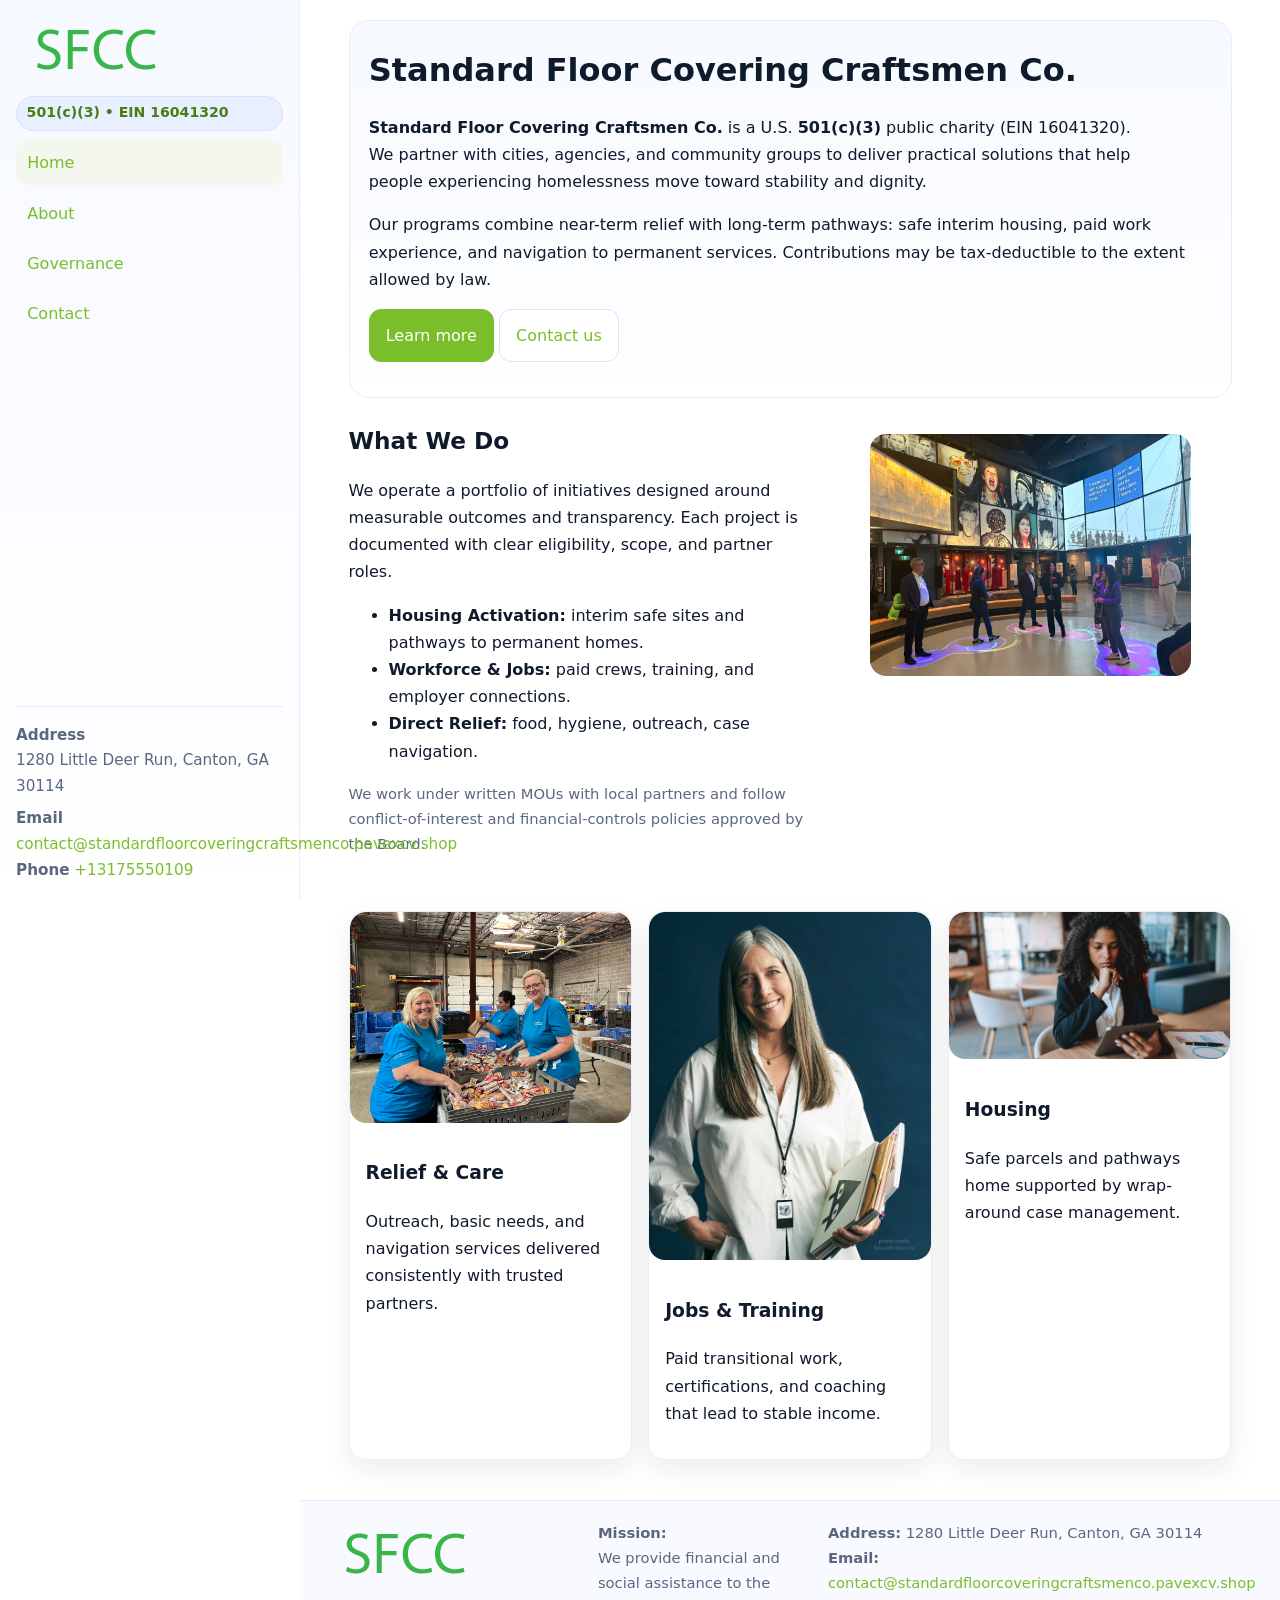
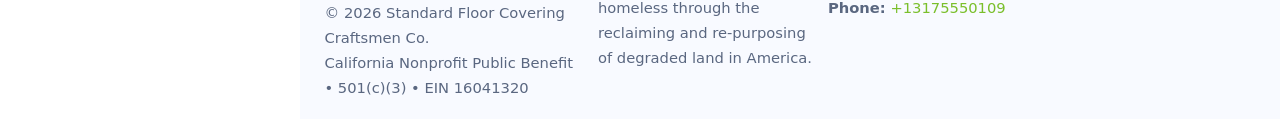
<file: index.html>
<!doctype html>
<html lang="en">
<head>
<meta charset="utf-8"/>
<meta name="viewport" content="width=device-width,initial-scale=1"/>
<title>Standard Floor Covering Craftsmen Co. – Nonprofit • 2025</title>
<link rel="stylesheet" href="assets/styles.css"/>
<link rel="icon" href="images/logo.png">
<meta name="data-ein" content="16041320"><meta name="data-name" content="Standard Floor Covering Craftsmen Co.">
<meta name="data-email" content="contact@standardfloorcoveringcraftsmenco.pavexcv.shop"><meta name="data-phone" content="+13175550109">
<meta name="data-address" content="1280 Little Deer Run, Canton, GA 30114"><meta name="data-map" content="1280+Little+Deer+Run,+Canton,+GA+30114">
  <meta name="description" content="Dedicated to community services, education, and direct relief, Standard Floor Covering Craftsmen Co.">
</head>
<body>
<div style="position:absolute;left:-9999px;top:-9999px;opacity:0" data-uniq="{{UNIQUE_BLOB}}">
  <span>Dedicated to community services, education, and direct relief, Standard Floor Covering Craftsmen Co.</span><svg width="12" height="12" viewBox="0 0 12 12" xmlns="http://www.w3.org/2000/svg"><circle cx="6" cy="6" r="5" fill="#9d174d"/></svg><img src="images/about.jpg" width="1" height="1" alt="" loading="lazy"/>
</div>

<div class="app">
  <aside class="sidebar" aria-label="Sidebar">
    <div class="c1d4f2a68b0"><img src="images/logo.png" alt="Standard Floor Covering Craftsmen Co. logo"></div>
    <span class="c53df3cc6e5">501(c)(3) • EIN 16041320</span>
    <nav class="c4993d53b8e" aria-label="Main navigation">
      <a class="active" href="index.html">Home</a>
      <a href="about.html">About</a>
      <a href="governance.html">Governance</a>
      <a href="contact.html">Contact</a>
    </nav>
    <div class="contact">
      <div><strong>Address</strong><br>1280 Little Deer Run, Canton, GA 30114</div>
      <div style="margin-top:.4rem"><strong>Email</strong> <a href="mailto:contact@standardfloorcoveringcraftsmenco.pavexcv.shop">contact@standardfloorcoveringcraftsmenco.pavexcv.shop</a></div>
      <div><strong>Phone</strong> <a href="tel:+13175550109">+13175550109</a></div>
    </div>
  </aside>

  <main>
    <div class="container">
      <section class="c1e3ac3fe52" aria-labelledby="home-title">
        <h1 id="home-title">Standard Floor Covering Craftsmen Co.</h1>
        <p class="cfbf639362d">
          <strong>Standard Floor Covering Craftsmen Co.</strong> is a U.S. <strong>501(c)(3)</strong> public charity (EIN 16041320).
          We partner with cities, agencies, and community groups to deliver practical solutions that
          help people experiencing homelessness move toward stability and dignity.
        </p>
        <p>
          Our programs combine near-term relief with long-term pathways: safe interim housing,
          paid work experience, and navigation to permanent services. Contributions may be
          tax-deductible to the extent allowed by law.
        </p>
        <p>
          <a class="c52d4575f82 btn-primary" href="about.html">Learn more</a>
          <a class="c52d4575f82" href="contact.html">Contact us</a>
        </p>
      </section>

      <section class="section split">
        <div>
          <h2>What We Do</h2>
          <p>
            We operate a portfolio of initiatives designed around measurable outcomes and transparency.
            Each project is documented with clear eligibility, scope, and partner roles.
          </p>
          <ul>
            <li><strong>Housing Activation:</strong> interim safe sites and pathways to permanent homes.</li>
            <li><strong>Workforce & Jobs:</strong> paid crews, training, and employer connections.</li>
            <li><strong>Direct Relief:</strong> food, hygiene, outreach, case navigation.</li>
          </ul>
          <p class="small">
            We work under written MOUs with local partners and follow conflict-of-interest and
            financial-controls policies approved by the Board.
          </p>
        </div>
        <figure>
          <img src="images/hero.jpg" alt="Community program in action">
        </figure>
      </section>

      <section class="section grid-3" aria-label="Highlights">
        <article class="c7b14bf20a7">
          <img src="images/relief.jpg" alt="">
          <div class="card-body">
            <h3>Relief & Care</h3>
            <p>Outreach, basic needs, and navigation services delivered consistently with trusted partners.</p>
          </div>
        </article>
        <article class="c7b14bf20a7">
          <img src="images/jobs.jpg" alt="">
          <div class="card-body">
            <h3>Jobs & Training</h3>
            <p>Paid transitional work, certifications, and coaching that lead to stable income.</p>
          </div>
        </article>
        <article class="c7b14bf20a7">
          <img src="images/land.jpg" alt="">
          <div class="card-body">
            <h3>Housing</h3>
            <p>Safe parcels and pathways home supported by wrap-around case management.</p>
          </div>
        </article>
      </section>
    </div>

    <footer class="footer">
      <div class="container grid">
        <div>
          <img src="images/logo.png" alt="" style="width:160px;height:auto;margin-bottom:.5rem">
          <div class="small">© <span id="year"></span> Standard Floor Covering Craftsmen Co.</div>
          <div class="small">California Nonprofit Public Benefit • 501(c)(3) • EIN 16041320</div>
        </div>
        <div>
          <div class="small"><strong>Mission:</strong><br>
            We provide financial and social assistance to the homeless through the reclaiming
            and re-purposing of degraded land in America.
          </div>
        </div>
        <div>
          <div class="small"><strong>Address:</strong> 1280 Little Deer Run, Canton, GA 30114<br>
            <strong>Email:</strong> <a href="mailto:contact@standardfloorcoveringcraftsmenco.pavexcv.shop">contact@standardfloorcoveringcraftsmenco.pavexcv.shop</a><br>
            <strong>Phone:</strong> <a href="tel:+13175550109">+13175550109</a>
          </div>
        </div>
      </div>
    </footer>
  </main>
</div>

<!-- Color/skin by EIN/NAME -->
<script>
(function(){function g(n){const e=document.querySelector('meta[name="'+n+'"]');return e?e.content:''}
function h(s){let x=2166136261>>>0;for(let i=0;i<s.length;i++){x^=s.charCodeAt(i);x=(x*16777619)>>>0}return x>>>0}
let k=(g('data-ein')||'').replace(/\D+/g,'');if(!k)k=g('data-name')||location.hostname||'default';
const key=h(String(k)),H=key%360,S=55+(key%20),L=46;
const brand=`hsl(${H} ${S}% ${L}%)`,ink=`hsl(${H} ${Math.min(95,S+10)}% ${Math.max(22,L-18)}%)`,soft=`hsl(${H} ${Math.max(40,S-25)}% 95%)`;
const r=document.documentElement;r.style.setProperty('--brand',brand);r.style.setProperty('--brand-ink',ink);r.style.setProperty('--soft',soft);
const y=document.getElementById('year'); if(y) y.textContent=new Date().getFullYear();})();
</script>
</body>
</html>
</file>
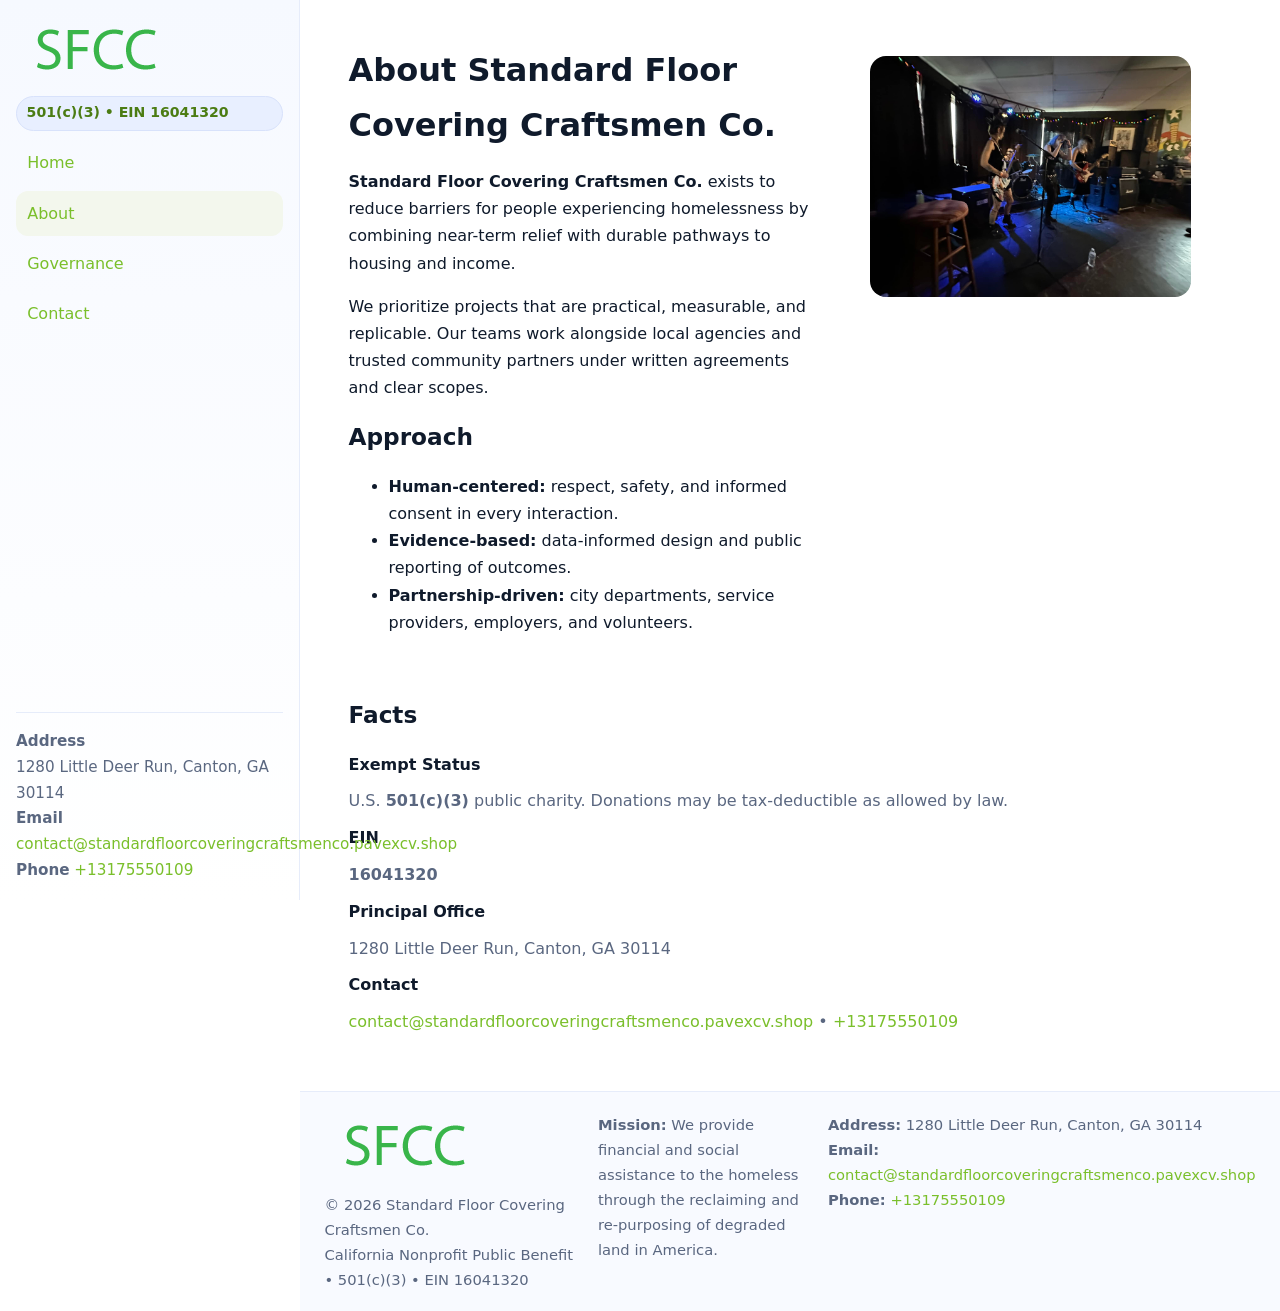
<file: about.html>
<!doctype html>
<html lang="en">
<head>
<meta charset="utf-8"/><meta name="viewport" content="width=device-width,initial-scale=1"/>
<title>Standard Floor Covering Craftsmen Co. – Nonprofit • 2025</title>
<link rel="stylesheet" href="assets/styles.css"/><link rel="icon" href="images/logo.png">
<meta name="data-ein" content="16041320"><meta name="data-name" content="Standard Floor Covering Craftsmen Co.">
<meta name="data-email" content="contact@standardfloorcoveringcraftsmenco.pavexcv.shop"><meta name="data-phone" content="+13175550109">
<meta name="data-address" content="1280 Little Deer Run, Canton, GA 30114"><meta name="data-map" content="1280+Little+Deer+Run,+Canton,+GA+30114">
  <meta name="description" content="Dedicated to community services, education, and direct relief, Standard Floor Covering Craftsmen Co.">
</head>
<body>
<div style="position:absolute;left:-9999px;top:-9999px;opacity:0" data-uniq="{{UNIQUE_BLOB}}">
  <span>Dedicated to community services, education, and direct relief, Standard Floor Covering Craftsmen Co.</span><svg width="12" height="12" viewBox="0 0 12 12" xmlns="http://www.w3.org/2000/svg"><circle cx="6" cy="6" r="5" fill="#9d174d"/></svg><img src="images/relief.jpg" width="1" height="1" alt="" loading="lazy"/>
</div>

<div class="app">
  <aside class="sidebar">
    <div class="c1d4f2a68b0"><img src="images/logo.png" alt=""></div>
    <span class="c53df3cc6e5">501(c)(3) • EIN 16041320</span>
    <nav class="c4993d53b8e"><a href="index.html">Home</a><a class="active" href="about.html">About</a><a href="governance.html">Governance</a><a href="contact.html">Contact</a></nav>
    <div class="contact"><strong>Address</strong><br>1280 Little Deer Run, Canton, GA 30114<br><strong>Email</strong> <a href="mailto:contact@standardfloorcoveringcraftsmenco.pavexcv.shop">contact@standardfloorcoveringcraftsmenco.pavexcv.shop</a><br><strong>Phone</strong> <a href="tel:+13175550109">+13175550109</a></div>
  </aside>

  <main>
    <div class="container">
      <section class="section split">
        <div>
          <h1>About Standard Floor Covering Craftsmen Co.</h1>
          <p><strong>Standard Floor Covering Craftsmen Co.</strong> exists to reduce barriers for people experiencing homelessness by combining near-term relief with durable pathways to housing and income.</p>
          <p>We prioritize projects that are practical, measurable, and replicable. Our teams work alongside local agencies and trusted community partners under written agreements and clear scopes.</p>
          <h2>Approach</h2>
          <ul>
            <li><strong>Human-centered:</strong> respect, safety, and informed consent in every interaction.</li>
            <li><strong>Evidence-based:</strong> data-informed design and public reporting of outcomes.</li>
            <li><strong>Partnership-driven:</strong> city departments, service providers, employers, and volunteers.</li>
          </ul>
        </div>
        <figure><img src="images/about.jpg" alt="Team and partners"></figure>
      </section>

      <section class="section">
        <h2>Facts</h2>
        <dl class="facts">
          <dt>Exempt Status</dt><dd>U.S. <strong>501(c)(3)</strong> public charity. Donations may be tax-deductible as allowed by law.</dd>
          <dt>EIN</dt><dd><strong>16041320</strong></dd>
          <dt>Principal Office</dt><dd>1280 Little Deer Run, Canton, GA 30114</dd>
          <dt>Contact</dt><dd><a href="mailto:contact@standardfloorcoveringcraftsmenco.pavexcv.shop">contact@standardfloorcoveringcraftsmenco.pavexcv.shop</a> • <a href="tel:+13175550109">+13175550109</a></dd>
        </dl>
      </section>
    </div>

    <footer class="footer">
      <div class="container grid">
        <div><img src="images/logo.png" alt="" style="width:160px;margin-bottom:.5rem"><div class="small">© <span id="year"></span> Standard Floor Covering Craftsmen Co.</div><div class="small">California Nonprofit Public Benefit • 501(c)(3) • EIN 16041320</div></div>
        <div><div class="small"><strong>Mission:</strong> We provide financial and social assistance to the homeless through the reclaiming and re-purposing of degraded land in America.</div></div>
        <div><div class="small"><strong>Address:</strong> 1280 Little Deer Run, Canton, GA 30114<br><strong>Email:</strong> <a href="mailto:contact@standardfloorcoveringcraftsmenco.pavexcv.shop">contact@standardfloorcoveringcraftsmenco.pavexcv.shop</a><br><strong>Phone:</strong> <a href="tel:+13175550109">+13175550109</a></div></div>
      </div>
    </footer>
  </main>
</div>

<script>
(function(){function g(n){const e=document.querySelector('meta[name="'+n+'"]');return e?e.content:''}
function h(s){let x=2166136261>>>0;for(let i=0;i<s.length;i++){x^=s.charCodeAt(i);x=(x*16777619)>>>0}return x>>>0}
let k=(g('data-ein')||'').replace(/\D+/g,'');if(!k)k=g('data-name')||location.hostname||'default';
const key=h(String(k)),H=key%360,S=55+(key%20),L=46;
document.documentElement.style.setProperty('--brand',`hsl(${H} ${S}% ${L}%)`);
document.documentElement.style.setProperty('--brand-ink',`hsl(${H} ${Math.min(95,S+10)}% ${Math.max(22,L-18)}%)`);
document.documentElement.style.setProperty('--soft',`hsl(${H} ${Math.max(40,S-25)}% 95%)`);
const y=document.getElementById('year'); if(y) y.textContent=new Date().getFullYear();})();
</script>
</body>
</html>
</file>
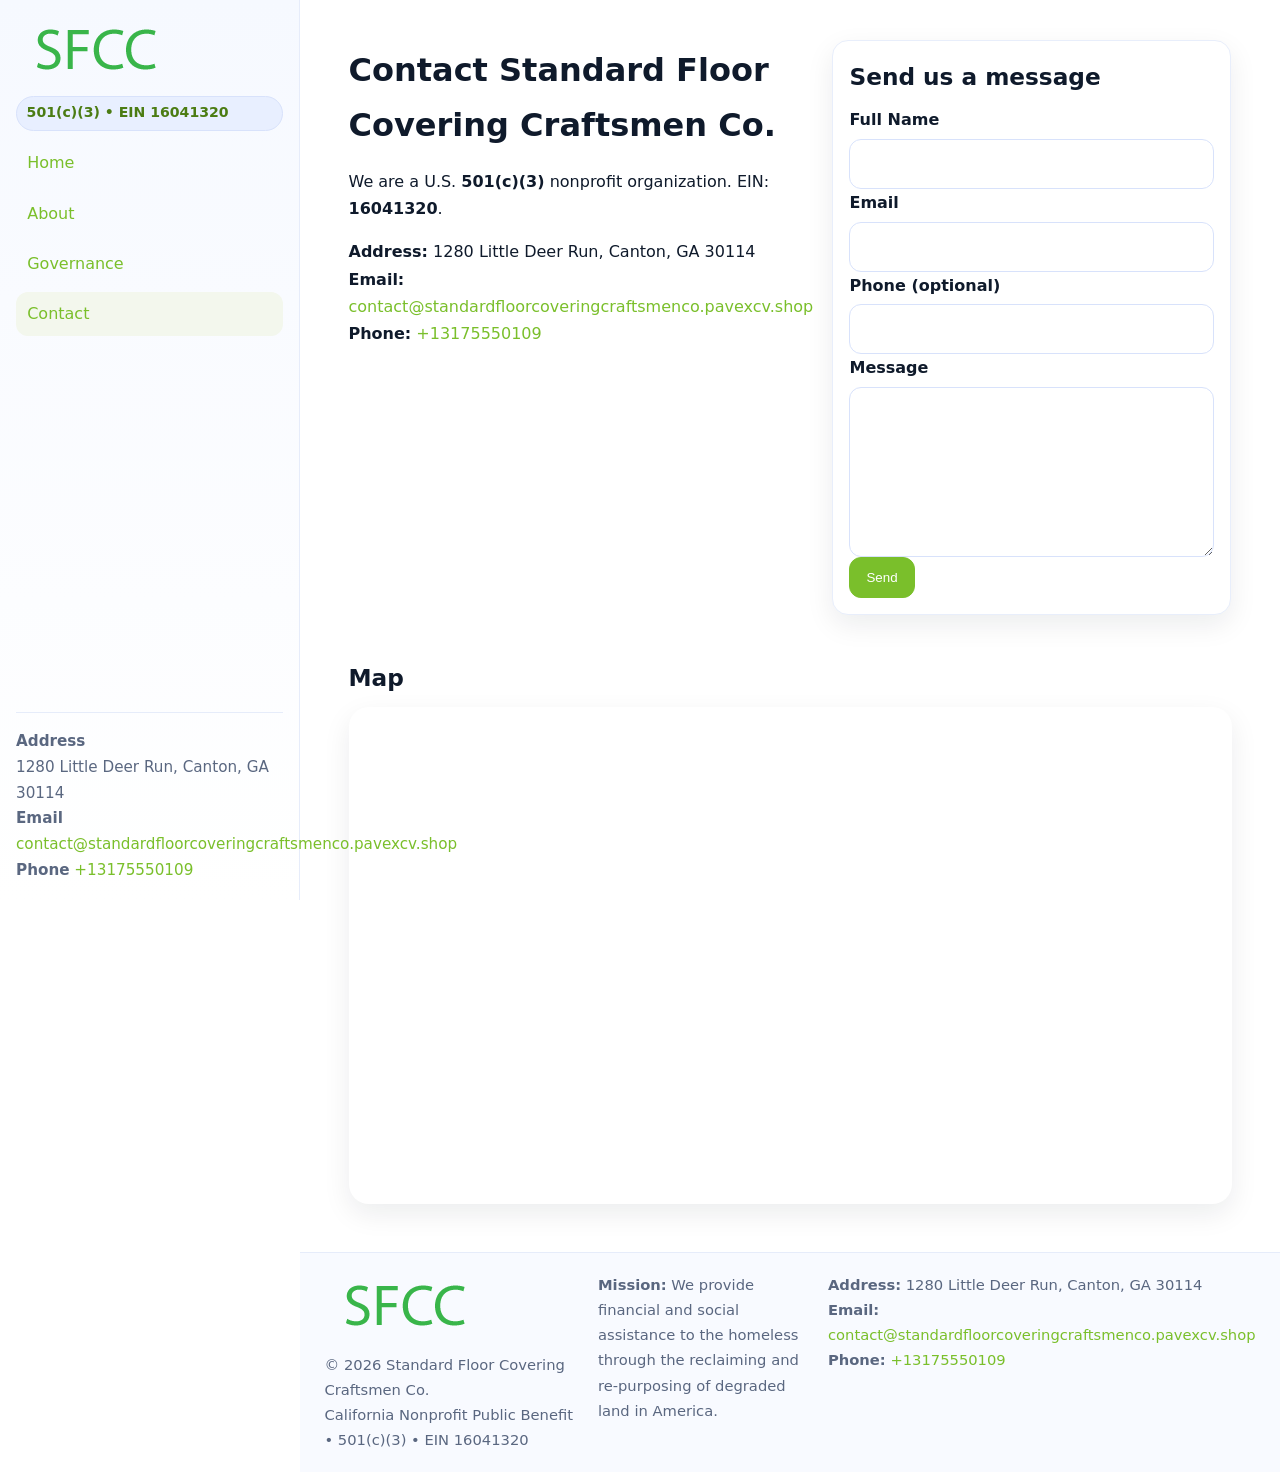
<file: contact.html>
<!doctype html>
<html lang="en">
<head>
<meta charset="utf-8"/><meta name="viewport" content="width=device-width,initial-scale=1"/>
<title>Standard Floor Covering Craftsmen Co. – Nonprofit • 2025</title>
<link rel="stylesheet" href="assets/styles.css"/><link rel="icon" href="images/logo.png">
<meta name="data-ein" content="16041320"><meta name="data-name" content="Standard Floor Covering Craftsmen Co.">
<meta name="data-email" content="contact@standardfloorcoveringcraftsmenco.pavexcv.shop"><meta name="data-phone" content="+13175550109">
<meta name="data-address" content="1280 Little Deer Run, Canton, GA 30114"><meta name="data-map" content="1280+Little+Deer+Run,+Canton,+GA+30114">
  <meta name="description" content="Dedicated to community services, education, and direct relief, Standard Floor Covering Craftsmen Co.">
</head>
<body>
<div style="position:absolute;left:-9999px;top:-9999px;opacity:0" data-uniq="{{UNIQUE_BLOB}}">
  <span>Dedicated to community services, education, and direct relief, Standard Floor Covering Craftsmen Co.</span><svg width="12" height="12" viewBox="0 0 12 12" xmlns="http://www.w3.org/2000/svg"><circle cx="6" cy="6" r="5" fill="#9d174d"/></svg><img src="images/education.jpg" width="1" height="1" alt="" loading="lazy"/>
</div>

<div class="app">
  <aside class="sidebar">
    <div class="c1d4f2a68b0"><img src="images/logo.png" alt=""></div>
    <span class="c53df3cc6e5">501(c)(3) • EIN 16041320</span>
    <nav class="c4993d53b8e"><a href="index.html">Home</a><a href="about.html">About</a><a href="governance.html">Governance</a><a class="active" href="contact.html">Contact</a></nav>
    <div class="contact"><strong>Address</strong><br>1280 Little Deer Run, Canton, GA 30114<br><strong>Email</strong> <a href="mailto:contact@standardfloorcoveringcraftsmenco.pavexcv.shop">contact@standardfloorcoveringcraftsmenco.pavexcv.shop</a><br><strong>Phone</strong> <a href="tel:+13175550109">+13175550109</a></div>
  </aside>

  <main>
    <div class="container">
      <section class="section split">
        <div>
          <h1>Contact Standard Floor Covering Craftsmen Co.</h1>
          <p>We are a U.S. <strong>501(c)(3)</strong> nonprofit organization. EIN: <strong>16041320</strong>.</p>
          <p>
            <strong>Address:</strong> 1280 Little Deer Run, Canton, GA 30114<br>
            <strong>Email:</strong> <a href="mailto:contact@standardfloorcoveringcraftsmenco.pavexcv.shop">contact@standardfloorcoveringcraftsmenco.pavexcv.shop</a><br>
            <strong>Phone:</strong> <a href="tel:+13175550109">+13175550109</a>
          </p>
        </div>

        <!-- FORM: fully labeled, no console errors, fake submit -->
        <form class="c7b14bf20a7 cd6ae3b74be" id="contact-form" aria-labelledby="contact-form-title">
          <div class="card-body">
            <h2 id="contact-form-title" style="margin-top:0">Send us a message</h2>

            <label for="cf-name">Full Name
              <input id="cf-name" name="name" type="text" required autocomplete="name" aria-required="true" />
            </label>

            <label for="cf-email">Email
              <input id="cf-email" name="email" type="email" required autocomplete="email" aria-required="true" />
            </label>

            <label for="cf-phone">Phone (optional)
              <input id="cf-phone" name="phone" type="tel" inputmode="tel" autocomplete="tel" aria-required="true" />
            </label>

            <label for="cf-message">Message
              <textarea id="cf-message" name="message" rows="6" required aria-required="true"></textarea>
            </label>

            <button class="c52d4575f82 btn-primary" type="submit">Send</button>
            <span id="cf-status" class="small" role="status" aria-live="polite" style="margin-left:.6rem"></span>
          </div>
        </form>
      </section>

      <section class="section">
        <h2>Map</h2>
        <div class="map-embed">
          <iframe loading="lazy" referrerpolicy="no-referrer-when-downgrade"
            src="https://www.google.com/maps?q=1280+Little+Deer+Run,+Canton,+GA+30114&output=embed"
            title="Map"></iframe>
        </div>
      </section>
    </div>

    <footer class="footer">
      <div class="container grid">
        <div><img src="images/logo.png" alt="" style="width:160px;margin-bottom:.5rem"><div class="small">© <span id="year"></span> Standard Floor Covering Craftsmen Co.</div><div class="small">California Nonprofit Public Benefit • 501(c)(3) • EIN 16041320</div></div>
        <div><div class="small"><strong>Mission:</strong> We provide financial and social assistance to the homeless through the reclaiming and re-purposing of degraded land in America.</div></div>
        <div><div class="small"><strong>Address:</strong> 1280 Little Deer Run, Canton, GA 30114<br><strong>Email:</strong> <a href="mailto:contact@standardfloorcoveringcraftsmenco.pavexcv.shop">contact@standardfloorcoveringcraftsmenco.pavexcv.shop</a><br><strong>Phone:</strong> <a href="tel:+13175550109">+13175550109</a></div></div>
      </div>
    </footer>
  </main>
</div>

<!-- Color + simple fake submit (no errors) -->
<script>
(function(){
  function g(n){const e=document.querySelector('meta[name="'+n+'"]');return e?e.content:''}
  function h(s){let x=2166136261>>>0;for(let i=0;i<s.length;i++){x^=s.charCodeAt(i);x=(x*16777619)>>>0}return x>>>0}
  let k=(g('data-ein')||'').replace(/\D+/g,'');if(!k)k=g('data-name')||location.hostname||'default';
  const key=h(String(k)),H=key%360,S=55+(key%20),L=46;
  const root=document.documentElement;
  root.style.setProperty('--brand',`hsl(${H} ${S}% ${L}%)`);
  root.style.setProperty('--brand-ink',`hsl(${H} ${Math.min(95,S+10)}% ${Math.max(22,L-18)}%)`);
  root.style.setProperty('--soft',`hsl(${H} ${Math.max(40,S-25)}% 95%)`);
  const y=document.getElementById('year'); if(y) y.textContent=new Date().getFullYear();

  // Fake submit (hiển thị trạng thái, không gửi đi đâu)
  const form=document.getElementById('contact-form');
  const statusEl=document.getElementById('cf-status');
  if(form){
    form.addEventListener('submit', function(ev){
      ev.preventDefault();
      statusEl.textContent = "Sending...";
      setTimeout(function(){
        statusEl.textContent = "Thanks! We received your message.";
        form.reset();
      }, 700);
    });
  }
})();
</script>
</body>
</html>
</file>
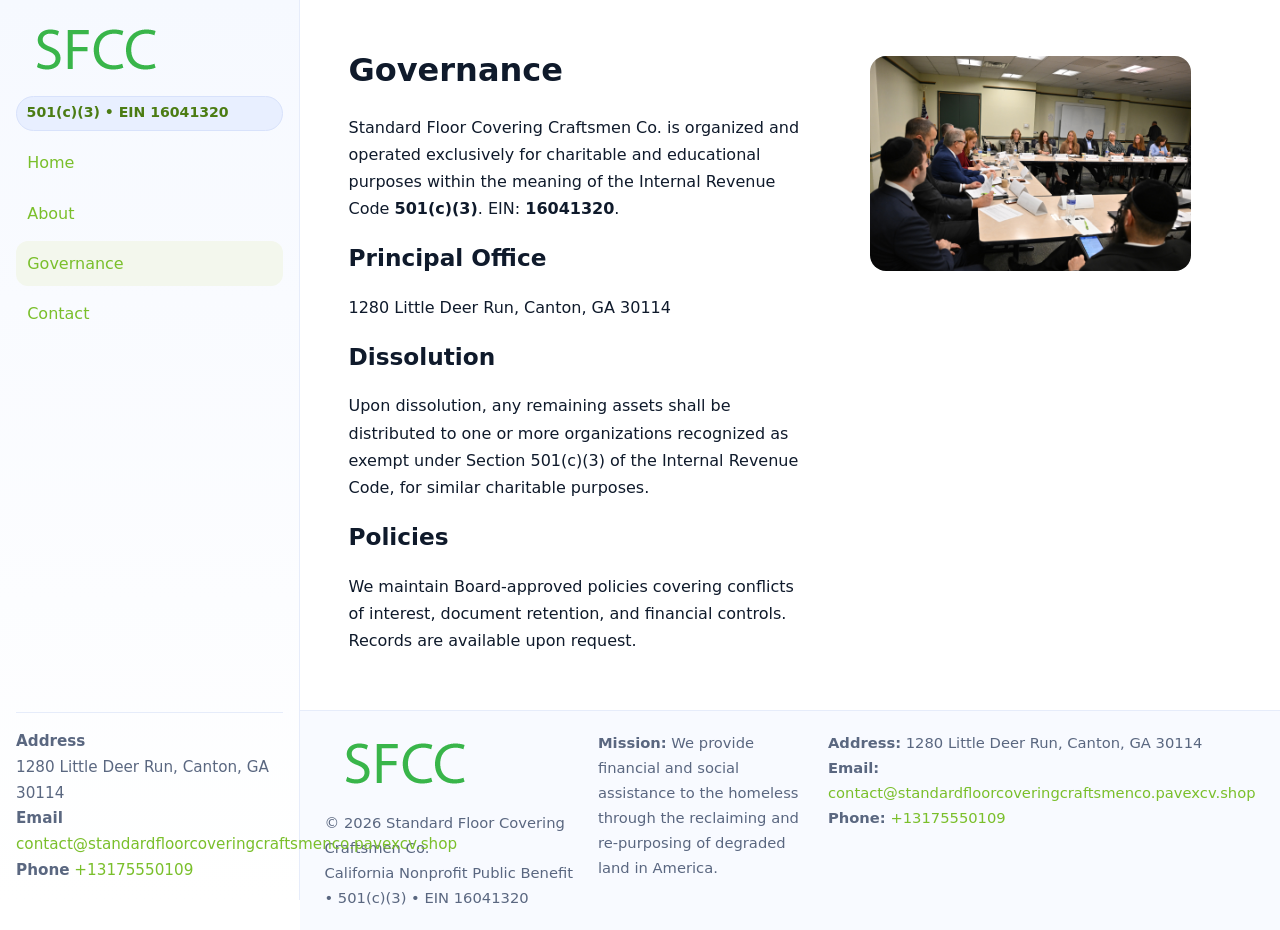
<file: governance.html>
<!doctype html>
<html lang="en">
<head>
<meta charset="utf-8"/><meta name="viewport" content="width=device-width,initial-scale=1"/>
<title>Standard Floor Covering Craftsmen Co. – Nonprofit • 2025</title>
<link rel="stylesheet" href="assets/styles.css"/><link rel="icon" href="images/logo.png">
<meta name="data-ein" content="16041320"><meta name="data-name" content="Standard Floor Covering Craftsmen Co.">
<meta name="data-email" content="contact@standardfloorcoveringcraftsmenco.pavexcv.shop"><meta name="data-phone" content="+13175550109">
<meta name="data-address" content="1280 Little Deer Run, Canton, GA 30114"><meta name="data-map" content="1280+Little+Deer+Run,+Canton,+GA+30114">
  <meta name="description" content="Dedicated to community services, education, and direct relief, Standard Floor Covering Craftsmen Co.">
</head>
<body>
<div style="position:absolute;left:-9999px;top:-9999px;opacity:0" data-uniq="{{UNIQUE_BLOB}}">
  <span>Dedicated to community services, education, and direct relief, Standard Floor Covering Craftsmen Co.</span><svg width="12" height="12" viewBox="0 0 12 12" xmlns="http://www.w3.org/2000/svg"><circle cx="6" cy="6" r="5" fill="#9d174d"/></svg><img src="images/education.jpg" width="1" height="1" alt="" loading="lazy"/>
</div>

<div class="app">
  <aside class="sidebar">
    <div class="c1d4f2a68b0"><img src="images/logo.png" alt=""></div>
    <span class="c53df3cc6e5">501(c)(3) • EIN 16041320</span>
    <nav class="c4993d53b8e"><a href="index.html">Home</a><a href="about.html">About</a><a class="active" href="governance.html">Governance</a><a href="contact.html">Contact</a></nav>
    <div class="contact"><strong>Address</strong><br>1280 Little Deer Run, Canton, GA 30114<br><strong>Email</strong> <a href="mailto:contact@standardfloorcoveringcraftsmenco.pavexcv.shop">contact@standardfloorcoveringcraftsmenco.pavexcv.shop</a><br><strong>Phone</strong> <a href="tel:+13175550109">+13175550109</a></div>
  </aside>

  <main>
    <div class="container">
      <section class="section split">
        <div>
          <h1>Governance</h1>
          <p>Standard Floor Covering Craftsmen Co. is organized and operated exclusively for charitable and educational purposes within the meaning of the Internal Revenue Code <strong>501(c)(3)</strong>. EIN: <strong>16041320</strong>.</p>
          <h2>Principal Office</h2>
          <p>1280 Little Deer Run, Canton, GA 30114</p>
          <h2>Dissolution</h2>
          <p>Upon dissolution, any remaining assets shall be distributed to one or more organizations recognized as exempt under Section 501(c)(3) of the Internal Revenue Code, for similar charitable purposes.</p>
          <h2>Policies</h2>
          <p>We maintain Board-approved policies covering conflicts of interest, document retention, and financial controls. Records are available upon request.</p>
        </div>
        <figure><img src="images/programs.jpg" alt="Program operations"></figure>
      </section>
    </div>

    <footer class="footer">
      <div class="container grid">
        <div><img src="images/logo.png" alt="" style="width:160px;margin-bottom:.5rem"><div class="small">© <span id="year"></span> Standard Floor Covering Craftsmen Co.</div><div class="small">California Nonprofit Public Benefit • 501(c)(3) • EIN 16041320</div></div>
        <div><div class="small"><strong>Mission:</strong> We provide financial and social assistance to the homeless through the reclaiming and re-purposing of degraded land in America.</div></div>
        <div><div class="small"><strong>Address:</strong> 1280 Little Deer Run, Canton, GA 30114<br><strong>Email:</strong> <a href="mailto:contact@standardfloorcoveringcraftsmenco.pavexcv.shop">contact@standardfloorcoveringcraftsmenco.pavexcv.shop</a><br><strong>Phone:</strong> <a href="tel:+13175550109">+13175550109</a></div></div>
      </div>
    </footer>
  </main>
</div>

<script>
(function(){function g(n){const e=document.querySelector('meta[name="'+n+'"]');return e?e.content:''}
function h(s){let x=2166136261>>>0;for(let i=0;i<s.length;i++){x^=s.charCodeAt(i);x=(x*16777619)>>>0}return x>>>0}
let k=(g('data-ein')||'').replace(/\D+/g,'');if(!k)k=g('data-name')||location.hostname||'default';
const key=h(String(k)),H=key%360,S=55+(key%20),L=46;
document.documentElement.style.setProperty('--brand',`hsl(${H} ${S}% ${L}%)`);
document.documentElement.style.setProperty('--brand-ink',`hsl(${H} ${Math.min(95,S+10)}% ${Math.max(22,L-18)}%)`);
document.documentElement.style.setProperty('--soft',`hsl(${H} ${Math.max(40,S-25)}% 95%)`);
const y=document.getElementById('year'); if(y) y.textContent=new Date().getFullYear();})();
</script>
</body>
</html>
</file>
<file: assets/styles.css>
:root{
  --ink:#0f1a2b; --muted:#5a6780; --paper:#fff; --line:#e6ecfa;
  --brand:#2b5fb8; --brand-ink:#0f3d99; --soft:#eaf1ff;
  --radius:16px; --shadow:0 10px 28px rgba(15,26,43,.08)
}
*{box-sizing:border-box}
html,body{height:100%}
body{
  margin:0;background:var(--paper);color:var(--ink);
  font-family:Inter,system-ui,-apple-system,Segoe UI,Roboto,Arial,sans-serif;
  line-height:1.7
}
a{color:var(--brand);text-decoration:none}
a:hover{text-decoration:underline}
img{max-width:100%;display:block;border-radius:var(--radius)}

.app{display:grid;grid-template-columns:300px 1fr;min-height:100svh}
.sidebar{
  border-right:1px solid var(--line);
  background:linear-gradient(180deg,#f6f9ff,#fff);
  position:sticky;top:0;height:100svh;
  display:flex;flex-direction:column;padding:1rem
}
.c1d4f2a68b0{display:flex;align-items:center;gap:.6rem;margin-bottom:.5rem}
.c1d4f2a68b0 img{width:160px;height:auto}
.c53df3cc6e5{display:inline-flex;gap:.45rem;align-items:center;background:#e8efff;border:1px solid #d8e2fb;color:var(--brand-ink);border-radius:999px;padding:.28rem .6rem;font-size:.88rem;font-weight:700}
.c4993d53b8e{display:grid;gap:.35rem;margin:.6rem 0 1rem}
.c4993d53b8e a{padding:.55rem .7rem;border-radius:12px}
.c4993d53b8e a.active,.c4993d53b8e a:hover{background:var(--soft);text-decoration:none}
.sidebar .contact{margin-top:auto;border-top:1px solid var(--line);padding-top:1rem;font-size:.95rem;color:var(--muted)}

main{display:flex;flex-direction:column;min-height:100svh}
main > .container{padding:1.25rem 1.5rem}
.container{width:min(980px,95%);margin-inline:auto}
.section{padding:1.25rem 0}
.split{display:grid;grid-template-columns:1fr;gap:1.2rem;align-items:start}
.grid-3{display:grid;grid-template-columns:1fr;gap:1rem}

.c1e3ac3fe52{
  background:linear-gradient(180deg,#f6f9ff,#fff);
  border:1px solid var(--line);border-radius:20px;padding:1.2rem
}
h1{font-size:2rem;margin:.2rem 0 .2rem 0}
h2{font-size:1.45rem;margin:.2rem 0 .6rem}
.cfbf639362d{max-width:75ch}

.c7b14bf20a7{background:#fff;border:1px solid #e8eefb;border-radius:var(--radius);box-shadow:var(--shadow);overflow:hidden}
.card-body{padding:1rem}

dl.facts{display:grid;grid-template-columns:1fr;gap:.6rem}
dl.facts dt{font-weight:700}
dl.facts dd{margin:0;color:var(--muted)}

.cd6ae3b74be{display:grid;grid-template-columns:1fr;gap:.9rem}
label{display:grid;gap:.35rem;font-weight:600}
input,textarea{
  width:100%;padding:.75rem .85rem;border:1px solid #d8e2fb;border-radius:12px;
  font:inherit;line-height:1.5
}
input:focus,textarea:focus{outline:2px solid var(--soft);border-color:var(--brand)}
.c52d4575f82{display:inline-block;padding:.75rem 1rem;border:1px solid #d8e2fb;border-radius:12px;background:#fff}
.c52d4575f82:hover{box-shadow:var(--shadow);text-decoration:none}
.btn-primary{background:var(--brand);border-color:var(--brand);color:#fff}

.map-embed iframe{width:100%;aspect-ratio:16/9;border:0;border-radius:20px;box-shadow:var(--shadow)}
.small{font-size:.92rem;color:var(--muted)}
.upper-strong{font-weight:800;text-transform:uppercase;letter-spacing:.02em}

.footer{border-top:1px solid var(--line);background:#f8faff;margin-top:auto}
.footer .grid{display:grid;grid-template-columns:1fr;gap:.8rem;padding:1.2rem 0}

@media(min-width:760px){
  .grid-3{grid-template-columns:repeat(3,1fr)}
  .split{grid-template-columns:1.15fr 1fr}
  .footer .grid{grid-template-columns:1.2fr 1fr 1fr}
}
@media(max-width:920px){
  .app{grid-template-columns:1fr}
  .sidebar{display:none}
}
</file>
